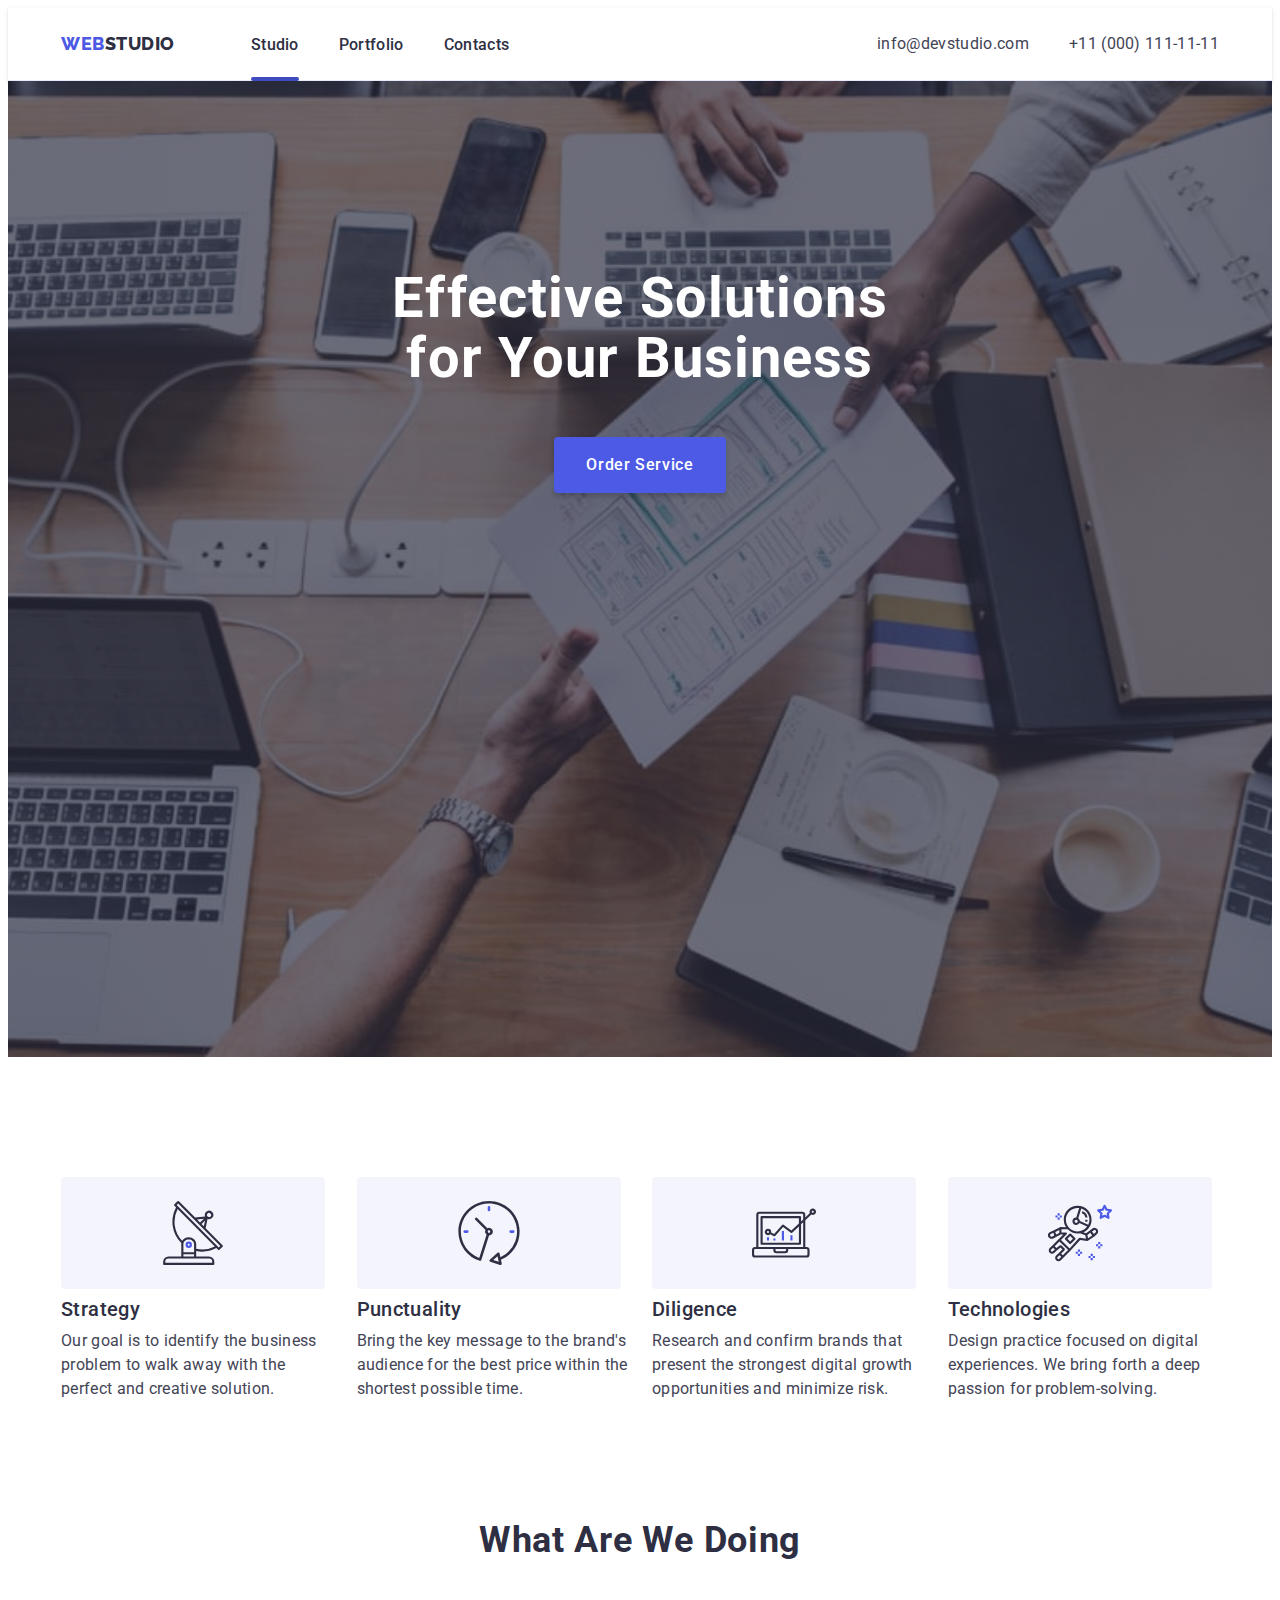
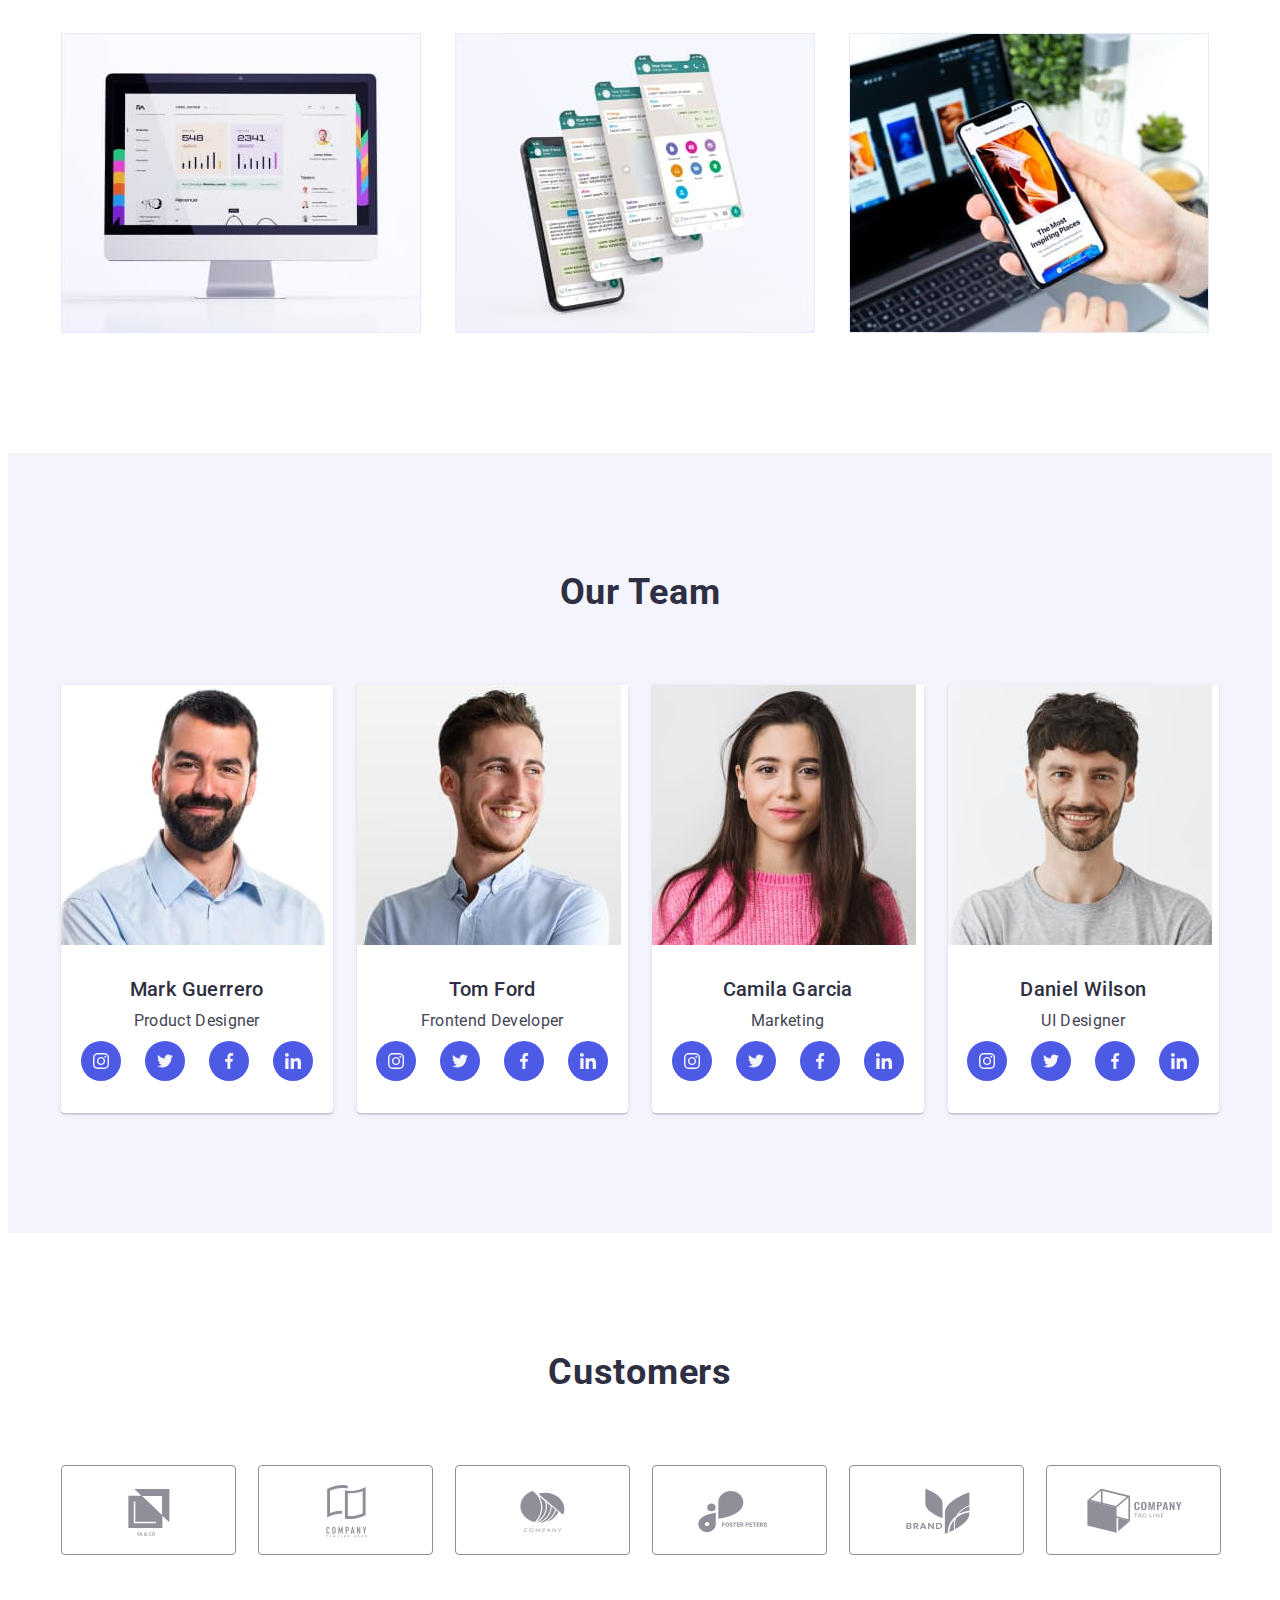
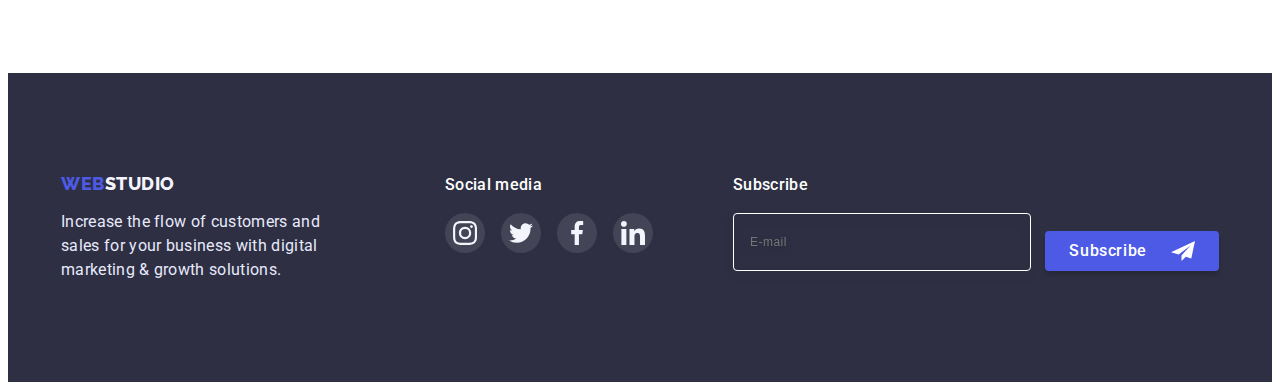
<file: index.html>
<!DOCTYPE html>
<html lang="en">
  <head>
    <meta charset="UTF-8" />
    <meta http-equiv="X-UA-Compatible" content="IE=edge" />
    <meta name="viewport" content="width=device-width, initial-scale=1.0" />
    <title>Document</title>
    <link rel="preconnect" href="https://fonts.googleapis.com" />
    <link rel="preconnect" href="https://fonts.gstatic.com" crossorigin />
    <link
      href="https://fonts.googleapis.com/css2?family=Raleway:wght@800&family=Roboto:wght@400;500;700;900&display=swap"
      rel="stylesheet"
    />
    <link
      rel="stylesheet"
      href="https://cdnjs.cloudflare.com/ajax/libs/modern-normalize/1.1.0/modern-normalize.min.css"
      integrity="sha512-wpPYUAdjBVSE4KJnH1VR1HeZfpl1ub8YT/NKx4PuQ5NmX2tKuGu6U/JRp5y+Y8XG2tV+wKQpNHVUX03MfMFn9Q=="
      crossorigin="anonymous"
      referrerpolicy="no-referrer"
    />
    <link rel="stylesheet" href="./css/styles.css" />
  </head>
  <body>
    <!--Header-->
    <header class="header">
      <div class="container maim-nav">
        <nav class="navigation">
          <a class="logo link" href="./index.html">
            Web<span class="logo-studio">Studio</span>
          </a>
          <ul class="style-nav list">
            <li class="item">
              <a class="link current-page" href="./index.html">Studio</a>
            </li>
            <li class="item">
              <a class="link" href="./portfolio.html">Portfolio</a>
            </li>
            <li class="item"><a class="link" href="">Contacts</a></li>
          </ul>
        </nav>
        <address class="addres">
          <ul class="addres-items list">
            <li class="item">
              <a class="link" href="mailto:info@devstudio.com"
                >info@devstudio.com</a
              >
            </li>
            <li class="item">
              <a class="link" href="tel:+110001111111">+11 (000) 111-11-11</a>
            </li>
          </ul>
        </address>
      </div>
    </header>
    <!--Main-->
    <main>
      <!--Hero-->
      <section class="hero">
        <div class="hero-item container">
          <h1 class="title">Effective Solutions for Your Business</h1>
          <button class="btn" type="button" data-modal-open>
            Order Service
          </button>
        </div>
      </section>
      <!--Features-->
      <section class="features">
        <div class="container">
          <h2 class="visually-hidden">Features</h2>
          <ul class="features-items list">
            <li class="item">
              <div class="features-item-icon">
                <svg width="64" height="64" class="features-icon">
                  <use href="./images/icons.svg#icon-strategy"></use>
                </svg>
              </div>
              <h3 class="title">Strategy</h3>
              <p class="text">
                Our goal is to identify the business problem to walk away with
                the perfect and creative solution.
              </p>
            </li>
            <li class="item">
              <div class="features-item-icon">
                <svg width="64" height="64" class="features-icon">
                  <use href="./images/icons.svg#icon-punctuality"></use>
                </svg>
              </div>
              <h3 class="title">Punctuality</h3>
              <p class="text">
                Bring the key message to the brand's audience for the best price
                within the shortest possible time.
              </p>
            </li>
            <li class="item">
              <div class="features-item-icon">
                <svg width="64" height="64" class="features-icon">
                  <use href="./images/icons.svg#icon-diligence"></use>
                </svg>
              </div>
              <h3 class="title">Diligence</h3>
              <p class="text">
                Research and confirm brands that present the strongest digital
                growth opportunities and minimize risk.
              </p>
            </li>
            <li class="item">
              <div class="features-item-icon">
                <svg width="64" height="64" class="features-icon">
                  <use href="./images/icons.svg#icon-technologies"></use>
                </svg>
              </div>
              <h3 class="title">Technologies</h3>
              <p class="text">
                Design practice focused on digital experiences. We bring forth a
                deep passion for problem-solving.
              </p>
            </li>
          </ul>
        </div>
      </section>
      <!--Services-->
      <section class="services">
        <div class="container">
          <h2 class="main-title">What are we doing</h2>
          <ul class="services-items list">
            <li class="item">
              <img src="./images/img1.jpg" alt="Desktop app" width="360" />
            </li>
            <li class="item">
              <img src="./images/img2.jpg" alt="Mobile app" width="360" />
            </li>
            <li class="item">
              <img
                src="./images/img3.jpg"
                alt="Synchronize your apps"
                width="360"
              />
            </li>
          </ul>
        </div>
      </section>
      <!--Our Team-->
      <section class="team">
        <div class="container">
          <h2 class="main-title">Our Team</h2>
          <ul class="team-items list">
            <li class="item">
              <img src="./images/team1.jpg" alt="Photo" width="264" />
              <div class="team-info">
                <h3 class="title">Mark Guerrero</h3>
                <p class="text">Product Designer</p>
                <ul class="team-social list">
                  <li class="team-social-item">
                    <a href="" class="team-social-link link">
                      <svg width="16" height="16">
                        <use href="./images/icons.svg#icon-team-insta"></use>
                      </svg>
                    </a>
                  </li>
                  <li class="team-social-item">
                    <a href="" class="team-social-link link">
                      <svg width="16" height="16">
                        <use href="./images/icons.svg#icon-team-twitter"></use>
                      </svg>
                    </a>
                  </li>
                  <li class="team-social-item">
                    <a href="" class="team-social-link link">
                      <svg width="16" height="16">
                        <use href="./images/icons.svg#icon-team-facebook"></use>
                      </svg>
                    </a>
                  </li>
                  <li class="team-social-item">
                    <a href="" class="team-social-link link">
                      <svg width="16" height="16">
                        <use href="./images/icons.svg#icon-team-linkedin"></use>
                      </svg>
                    </a>
                  </li>
                </ul>
              </div>
            </li>
            <li class="item">
              <img src="./images/team2.jpg" alt="Photo" width="264" />
              <div class="team-info">
                <h3 class="title">Tom Ford</h3>
                <p class="text">Frontend Developer</p>
                <ul class="team-social list">
                  <li class="team-social-item">
                    <a href="" class="team-social-link link">
                      <svg width="16" height="16">
                        <use href="./images/icons.svg#icon-team-insta"></use>
                      </svg>
                    </a>
                  </li>
                  <li class="team-social-item">
                    <a href="" class="team-social-link link">
                      <svg width="16" height="16">
                        <use href="./images/icons.svg#icon-team-twitter"></use>
                      </svg>
                    </a>
                  </li>
                  <li class="team-social-item">
                    <a href="" class="team-social-link link">
                      <svg width="16" height="16">
                        <use href="./images/icons.svg#icon-team-facebook"></use>
                      </svg>
                    </a>
                  </li>
                  <li class="team-social-item">
                    <a href="" class="team-social-link link">
                      <svg width="16" height="16">
                        <use href="./images/icons.svg#icon-team-linkedin"></use>
                      </svg>
                    </a>
                  </li>
                </ul>
              </div>
            </li>
            <li class="item">
              <img src="./images/team3.jpg" alt="Photo" width="264" />
              <div class="team-info">
                <h3 class="title">Camila Garcia</h3>
                <p class="text">Marketing</p>
                <ul class="team-social list">
                  <li class="team-social-item">
                    <a href="" class="team-social-link link">
                      <svg width="16" height="16">
                        <use href="./images/icons.svg#icon-team-insta"></use>
                      </svg>
                    </a>
                  </li>
                  <li class="team-social-item">
                    <a href="" class="team-social-link link">
                      <svg width="16" height="16">
                        <use href="./images/icons.svg#icon-team-twitter"></use>
                      </svg>
                    </a>
                  </li>
                  <li class="team-social-item">
                    <a href="" class="team-social-link link">
                      <svg width="16" height="16">
                        <use href="./images/icons.svg#icon-team-facebook"></use>
                      </svg>
                    </a>
                  </li>
                  <li class="team-social-item">
                    <a href="" class="team-social-link link">
                      <svg width="16" height="16">
                        <use href="./images/icons.svg#icon-team-linkedin"></use>
                      </svg>
                    </a>
                  </li>
                </ul>
              </div>
            </li>
            <li class="item">
              <img src="./images/team4.jpg" alt="Photo" width="264" />
              <div class="team-info">
                <h3 class="title">Daniel Wilson</h3>
                <p class="text">UI Designer</p>
                <ul class="team-social list">
                  <li class="team-social-item">
                    <a href="" class="team-social-link link">
                      <svg width="16" height="16">
                        <use href="./images/icons.svg#icon-team-insta"></use>
                      </svg>
                    </a>
                  </li>
                  <li class="team-social-item">
                    <a href="" class="team-social-link link">
                      <svg width="16" height="16">
                        <use href="./images/icons.svg#icon-team-twitter"></use>
                      </svg>
                    </a>
                  </li>
                  <li class="team-social-item">
                    <a href="" class="team-social-link link">
                      <svg width="16" height="16">
                        <use href="./images/icons.svg#icon-team-facebook"></use>
                      </svg>
                    </a>
                  </li>
                  <li class="team-social-item">
                    <a href="" class="team-social-link link">
                      <svg width="16" height="16">
                        <use href="./images/icons.svg#icon-team-linkedin"></use>
                      </svg>
                    </a>
                  </li>
                </ul>
              </div>
            </li>
          </ul>
        </div>
      </section>
      <!-- Customers -->
      <section class="customers">
        <div class="container">
          <h2 class="main-title">Customers</h2>
          <ul class="customers-items list">
            <li class="item">
              <a class="costomer-link" href="">
                <svg width="104" height="56" class="costomer-logo">
                  <use href="./images/icons.svg#icon-logo-1"></use>
                </svg>
              </a>
            </li>
            <li class="item">
              <a class="costomer-link" href="">
                <svg width="104" height="56" class="costomer-logo">
                  <use href="./images/icons.svg#icon-logo-2"></use>
                </svg>
              </a>
            </li>
            <li class="item">
              <a class="costomer-link" href="">
                <svg width="104" height="56" class="costomer-logo">
                  <use href="./images/icons.svg#icon-logo-3"></use>
                </svg>
              </a>
            </li>
            <li class="item">
              <a class="costomer-link" href="">
                <svg width="104" height="56" class="costomer-logo">
                  <use href="./images/icons.svg#icon-logo-4"></use>
                </svg>
              </a>
            </li>
            <li class="item">
              <a class="costomer-link" href="">
                <svg width="104" height="56" class="costomer-logo">
                  <use href="./images/icons.svg#icon-logo-5"></use>
                </svg>
              </a>
            </li>
            <li class="item">
              <a class="costomer-link" href="">
                <svg width="104" height="56" class="costomer-logo">
                  <use href="./images/icons.svg#icon-logo-6"></use>
                </svg>
              </a>
            </li>
          </ul>
        </div>
      </section>
    </main>
    <!--Footer-->
    <footer class="footer">
      <div class="container">
        <div class="logo-descr">
          <a class="logo link" href="./index.html">
            Web<span class="logo-studio">Studio</span>
          </a>
          <p class="text">
            Increase the flow of customers and sales for your business with
            digital marketing & growth solutions.
          </p>
        </div>
        <div class="social-footer">
          <p class="text">Social media</p>
          <ul class="list">
            <li class="item">
              <a href="" class="footer-link"
                ><svg width="24" height="24" class="footer-icon">
                  <use href="./images/icons.svg#icon-footer-insta"></use>
                </svg>
              </a>
            </li>
            <li class="item">
              <a href="" class="footer-link"
                ><svg width="24" height="24" class="footer-icon">
                  <use href="./images/icons.svg#icon-footer-twitter"></use>
                </svg>
              </a>
            </li>
            <li class="item">
              <a href="" class="footer-link"
                ><svg width="24" height="24" class="footer-icon">
                  <use href="./images/icons.svg#icon-footer-facebook"></use>
                </svg>
              </a>
            </li>
            <li class="item">
              <a href="" class="footer-link"
                ><svg width="24" height="24" class="footer-icon">
                  <use href="./images/icons.svg#icon-footer-linkedin"></use>
                </svg>
              </a>
            </li>
          </ul>
        </div>

        <form class="subscribe-form">
          <div class="subscribe-wrap">
            <label class="subscribe-label" for="subscribe">Subscribe</label>
            <input
              class="subscribe-input"
              type="email"
              name="subscribe-mail"
              id="subscribe"
              placeholder="E-mail"
            />
          </div>
          <button class="btn subscribe-btn" type="submit">
            Subscribe
            <svg class="subscribe-btn-icon" width="24" height="24">
              <use href="./images/icons.svg#icon-footer-subscribe"></use>
            </svg>
          </button>
        </form>
      </div>
    </footer>
    <!-- modal -->
    <div class="backdrop is-hidden" data-modal>
      <div class="modal">
        <button type="button" class="close-modal" data-modal-close>
          <svg width="8" height="8" class="close-cross">
            <use href="./images/icons.svg#icon-cross"></use>
          </svg>
        </button>
        <p class="modal-title">Leave your contacts and we will call you back</p>
        <form class="modal-form">
          <div class="form-field">
            <label class="label-modal" for="user-name">Name</label>
            <div class="input-wrap">
              <input
                class="input-modal"
                type="text"
                name="name"
                id="user-name"
              />
              <svg class="modal-input-icon" width="18" height="18">
                <use href="./images/icons.svg#icon-modal-person-black"></use>
              </svg>
            </div>
          </div>
          <div class="form-field">
            <label class="label-modal" for="user-phone">Phone</label>
            <div class="input-wrap">
              <input
                class="input-modal"
                type="tel"
                name="phone"
                id="user-phone"
              />
              <svg class="modal-input-icon" width="18" height="24">
                <use href="./images/icons.svg#icon-modal-phone-black"></use>
              </svg>
            </div>
          </div>
          <div class="form-field">
            <label class="label-modal" for="user-email">Email</label>
            <div class="input-wrap">
              <input
                class="input-modal"
                type="email"
                name="email"
                id="user-email"
              />
              <svg class="modal-input-icon" width="18" height="24">
                <use href="./images/icons.svg#icon-modal-email-black"></use>
              </svg>
            </div>
          </div>
          <label class="label-modal" for="user-comment">Comment</label>
          <textarea
            class="comment input-modal"
            name="comment"
            placeholder="Text input"
            cols="30"
            rows="10"
            id="user-comment"
          ></textarea>
          <div class="policy-input">
            <input
              type="checkbox"
              id="policy"
              name="user-policy"
              value="true"
              class="checkbox-policy visually-hidden"
            />
            <label class="label-modal" for="policy">
              <span class="check-decor">
                <svg class="check-icon" width="10" height="8">
                  <use href="./images/icons.svg#icon-modal-check"></use>
                </svg>
              </span>
              I accept the terms and conditions of the
              <a class="check-policy" href="">Privacy Policy</a></label
            >
          </div>

          <button class="btn submit-btn" type="submit">Send</button>
        </form>
      </div>
    </div>
    <script src="./js/modal.js"></script>
  </body>
</html>
</file>
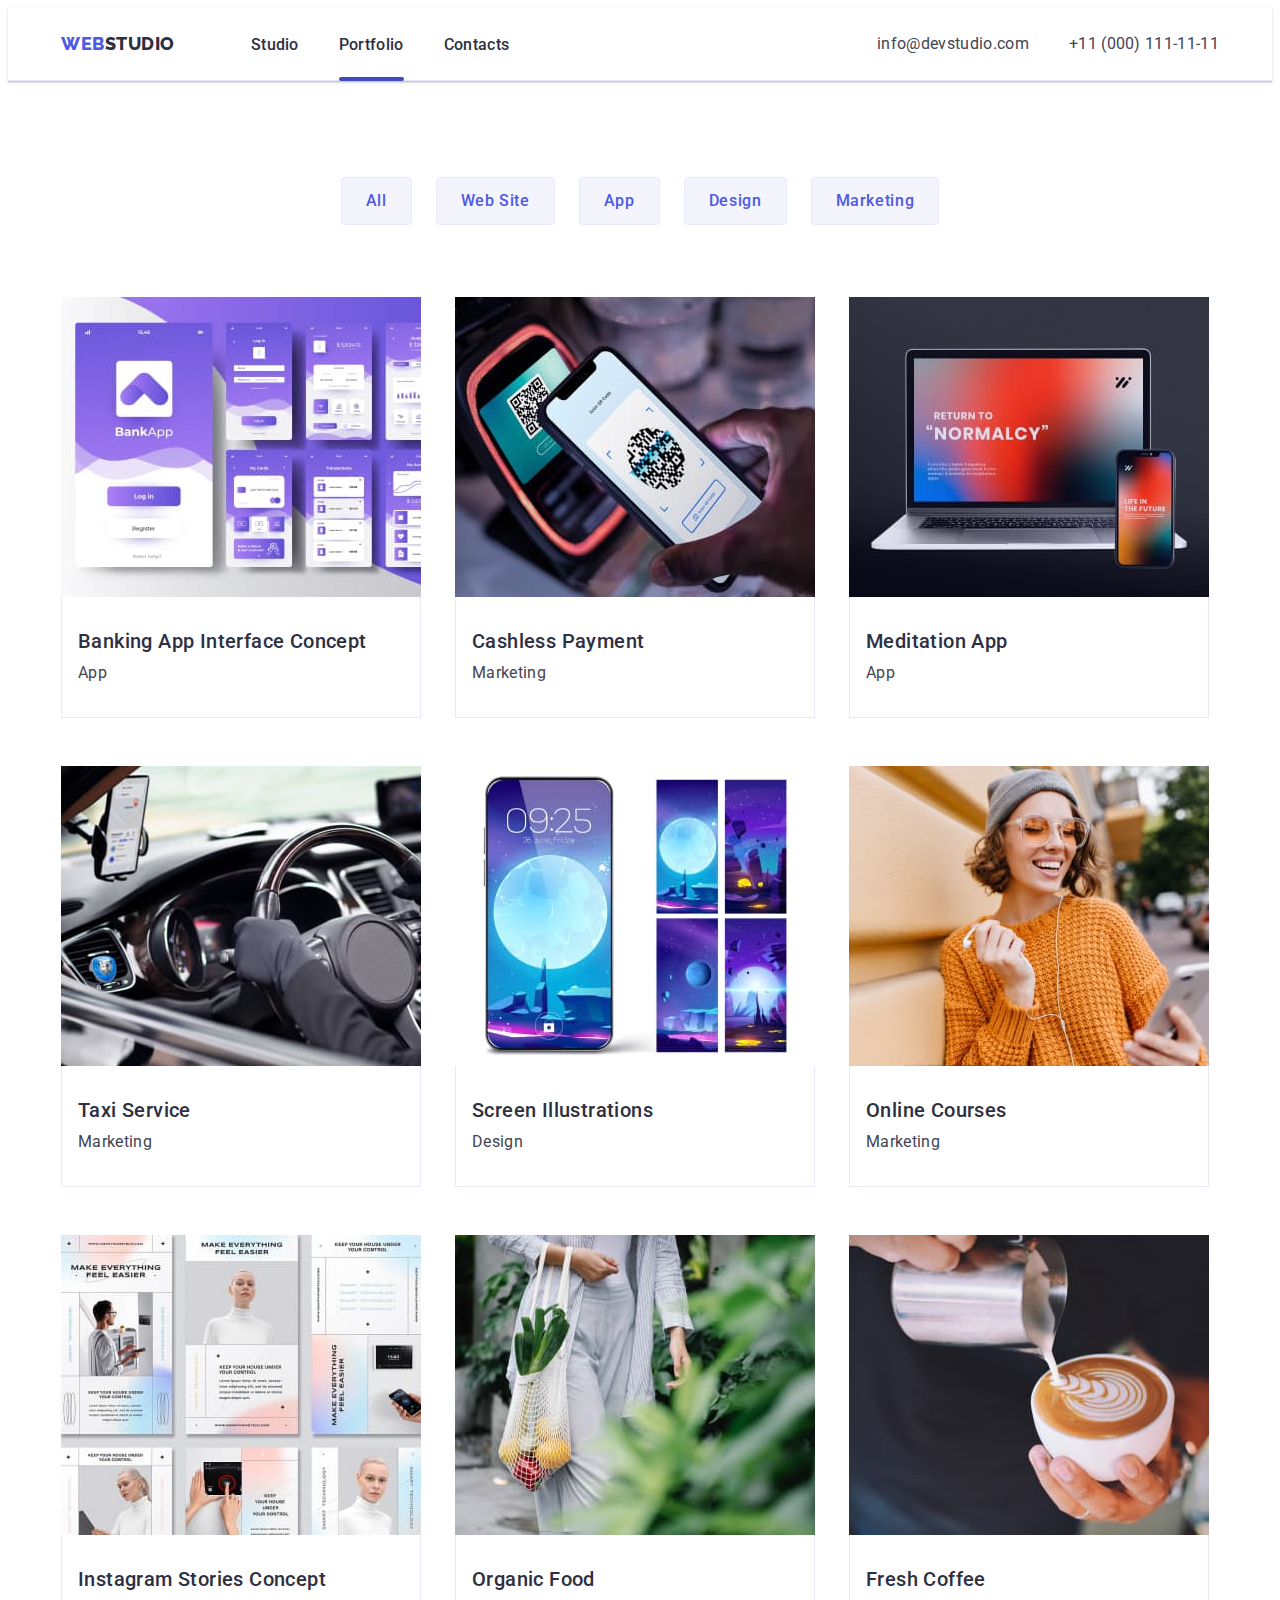
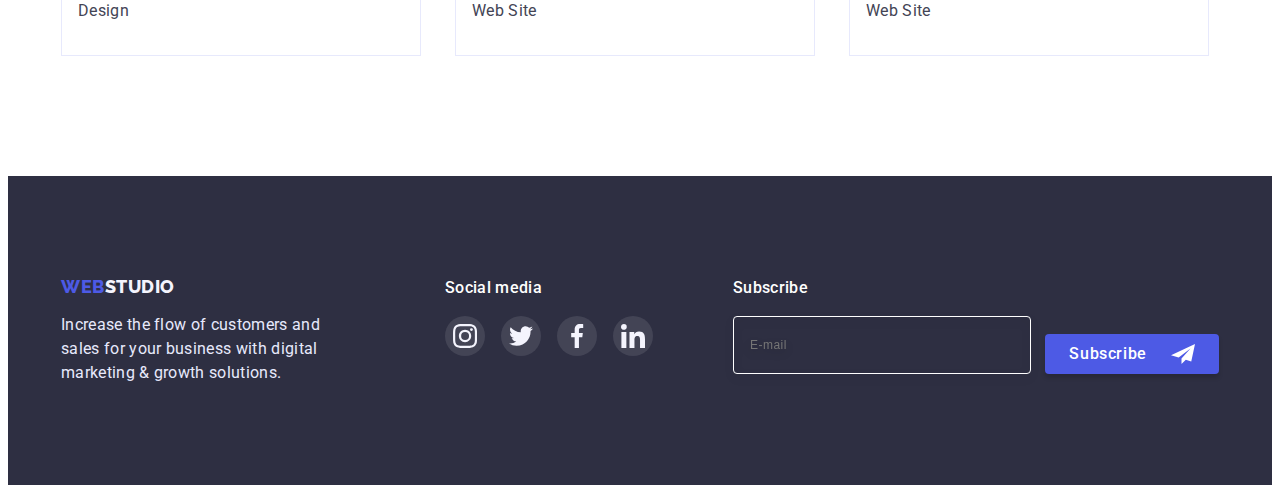
<file: portfolio.html>
<!DOCTYPE html>
<html lang="en">
  <head>
    <meta charset="UTF-8" />
    <meta http-equiv="X-UA-Compatible" content="IE=edge" />
    <meta name="viewport" content="width=device-width, initial-scale=1.0" />
    <title>Document</title>
    <link rel="preconnect" href="https://fonts.googleapis.com" />
    <link rel="preconnect" href="https://fonts.gstatic.com" crossorigin />
    <link
      href="https://fonts.googleapis.com/css2?family=Raleway:wght@800&family=Roboto:wght@400;500;700;900&display=swap"
      rel="stylesheet"
    />
    <link
      rel="stylesheet"
      href="https://cdnjs.cloudflare.com/ajax/libs/modern-normalize/1.1.0/modern-normalize.min.css"
      integrity="sha512-wpPYUAdjBVSE4KJnH1VR1HeZfpl1ub8YT/NKx4PuQ5NmX2tKuGu6U/JRp5y+Y8XG2tV+wKQpNHVUX03MfMFn9Q=="
      crossorigin="anonymous"
      referrerpolicy="no-referrer"
    />
    <link rel="stylesheet" href="./css/styles.css" />
  </head>
  <body>
    <!--Header-->
    <header class="header">
      <div class="container maim-nav">
        <nav class="navigation">
          <a class="logo link" href="./index.html">
            Web<span class="logo-studio">Studio</span>
          </a>
          <ul class="style-nav list">
            <li class="item"><a class="link" href="./index.html">Studio</a></li>
            <li class="item">
              <a class="link current-page" href="./portfolio.html">Portfolio</a>
            </li>
            <li class="item"><a class="link" href="">Contacts</a></li>
          </ul>
        </nav>
        <address class="addres">
          <ul class="addres-items list">
            <li class="item">
              <a class="link" href="mailto:info@devstudio.com"
                >info@devstudio.com</a
              >
            </li>
            <li class="item">
              <a class="link" href="tel:+110001111111">+11 (000) 111-11-11</a>
            </li>
          </ul>
        </address>
      </div>
    </header>
    <!--Main-->
    <main>
      <!-- portfolio -->
      <section class="portfolio">
        <div class="container">
          <h1 class="visually-hidden">Filter</h1>
          <ul class="button-style list">
            <li class="item">
              <button class="filters-button link" type="button">All</button>
            </li>
            <li class="item">
              <button class="filters-button link" type="button">
                Web Site
              </button>
            </li>
            <li class="item">
              <button class="filters-button link" type="button">App</button>
            </li>
            <li class="item">
              <button class="filters-button link" type="button">Design</button>
            </li>
            <li class="item">
              <button class="filters-button link" type="button">
                Marketing
              </button>
            </li>
          </ul>
          <ul class="portfolio-items list">
            <li class="item">
              <a class="link" href="">
                <div class="card-description">
                  <img
                    src="./images/rolle-img-1.jpg"
                    alt="Banking App"
                    width="360"
                    height="300"
                  />
                  <p class="text">
                    14 Stylish and User-Friendly App Design Concepts · Task
                    Manager App · Calorie Tracker App · Exotic Fruit Ecommerce
                    App · Cloud Storage App
                  </p>
                </div>
                <div class="item-info">
                  <h2 class="title">Banking App Interface Concept</h2>
                  <p class="text">App</p>
                </div>
              </a>
            </li>
            <li class="item">
              <a class="link" href="">
                <div class="card-description">
                  <img
                    src="./images/rolle-img-2.jpg"
                    alt="ashless Payment"
                    width="360"
                    height="300"
                  />
                  <p class="text">
                    14 Stylish and User-Friendly App Design Concepts · Task
                    Manager App · Calorie Tracker App · Exotic Fruit Ecommerce
                    App · Cloud Storage App
                  </p>
                </div>
                <div class="item-info">
                  <h2 class="title">Cashless Payment</h2>
                  <p class="text">Marketing</p>
                </div>
              </a>
            </li>
            <li class="item">
              <a class="link" href="">
                <div class="card-description">
                  <img
                    src="./images/rolle-img-3.jpg"
                    alt="Meditaion App"
                    width="360"
                    height="300"
                  />
                  <p class="text">
                    14 Stylish and User-Friendly App Design Concepts · Task
                    Manager App · Calorie Tracker App · Exotic Fruit Ecommerce
                    App · Cloud Storage App
                  </p>
                </div>
                <div class="item-info">
                  <h2 class="title">Meditation App</h2>
                  <p class="text">App</p>
                </div>
              </a>
            </li>
            <li class="item">
              <a class="link" href="">
                <div class="card-description">
                  <img
                    src="./images/rolle-img-4.jpg"
                    alt="Taxi Service"
                    width="360"
                    height="300"
                  />
                  <p class="text">
                    14 Stylish and User-Friendly App Design Concepts · Task
                    Manager App · Calorie Tracker App · Exotic Fruit Ecommerce
                    App · Cloud Storage App
                  </p>
                </div>
                <div class="item-info">
                  <h2 class="title">Taxi Service</h2>
                  <p class="text">Marketing</p>
                </div>
              </a>
            </li>
            <li class="item">
              <a class="link" href="">
                <div class="card-description">
                  <img
                    src="./images/rolle-img-5.jpg"
                    alt="Screen Illustrations"
                    width="360"
                    height="300"
                  />
                  <p class="text">
                    14 Stylish and User-Friendly App Design Concepts · Task
                    Manager App · Calorie Tracker App · Exotic Fruit Ecommerce
                    App · Cloud Storage App
                  </p>
                </div>
                <div class="item-info">
                  <h2 class="title">Screen Illustrations</h2>
                  <p class="text">Design</p>
                </div>
              </a>
            </li>
            <li class="item">
              <a class="link" href="">
                <div class="card-description">
                  <img
                    src="./images/rolle-img-6.jpg"
                    alt="Online Courses"
                    width="360"
                    height="300"
                  />
                  <p class="text">
                    14 Stylish and User-Friendly App Design Concepts · Task
                    Manager App · Calorie Tracker App · Exotic Fruit Ecommerce
                    App · Cloud Storage App
                  </p>
                </div>
                <div class="item-info">
                  <h2 class="title">Online Courses</h2>
                  <p class="text">Marketing</p>
                </div>
              </a>
            </li>
            <li class="item">
              <a class="link" href="">
                <div class="card-description">
                  <img
                    src="./images/rolle-img-7.jpg"
                    alt="Instagram Stories Concept"
                    width="360"
                    height="300"
                  />
                  <p class="text">
                    14 Stylish and User-Friendly App Design Concepts · Task
                    Manager App · Calorie Tracker App · Exotic Fruit Ecommerce
                    App · Cloud Storage App
                  </p>
                </div>
                <div class="item-info">
                  <h2 class="title">Instagram Stories Concept</h2>
                  <p class="text">Design</p>
                </div>
              </a>
            </li>
            <li class="item">
              <a class="link" href="">
                <div class="card-description">
                  <img
                    src="./images/rolle-img-8.jpg"
                    alt="Organic Food"
                    width="360"
                    height="300"
                  />
                  <p class="text">
                    14 Stylish and User-Friendly App Design Concepts · Task
                    Manager App · Calorie Tracker App · Exotic Fruit Ecommerce
                    App · Cloud Storage App
                  </p>
                </div>
                <div class="item-info">
                  <h2 class="title">Organic Food</h2>
                  <p class="text">Web Site</p>
                </div>
              </a>
            </li>
            <li class="item">
              <a class="link" href="">
                <div class="card-description">
                  <img
                    src="./images/rolle-img-9.jpg"
                    alt="Fresh Coffee"
                    width="360"
                    height="300"
                  />
                  <p class="text">
                    14 Stylish and User-Friendly App Design Concepts · Task
                    Manager App · Calorie Tracker App · Exotic Fruit Ecommerce
                    App · Cloud Storage App
                  </p>
                </div>
                <div class="item-info">
                  <h2 class="title">Fresh Coffee</h2>
                  <p class="text">Web Site</p>
                </div>
              </a>
            </li>
          </ul>
        </div>
      </section>
    </main>
    <!--Footer-->
    <footer class="footer">
      <div class="container">
        <div class="logo-descr">
          <a class="logo link" href="./index.html">
            Web<span class="logo-studio">Studio</span>
          </a>
          <p class="text">
            Increase the flow of customers and sales for your business with
            digital marketing & growth solutions.
          </p>
        </div>
        <div class="social-footer">
          <p class="text">Social media</p>
          <ul class="list">
            <li class="item">
              <a href="" class="footer-link"
                ><svg width="24" height="24" class="footer-icon">
                  <use href="./images/icons.svg#icon-footer-insta"></use>
                </svg>
              </a>
            </li>
            <li class="item">
              <a href="" class="footer-link"
                ><svg width="24" height="24" class="footer-icon">
                  <use href="./images/icons.svg#icon-footer-twitter"></use>
                </svg>
              </a>
            </li>
            <li class="item">
              <a href="" class="footer-link"
                ><svg width="24" height="24" class="footer-icon">
                  <use href="./images/icons.svg#icon-footer-facebook"></use>
                </svg>
              </a>
            </li>
            <li class="item">
              <a href="" class="footer-link"
                ><svg width="24" height="24" class="footer-icon">
                  <use href="./images/icons.svg#icon-footer-linkedin"></use>
                </svg>
              </a>
            </li>
          </ul>
        </div>
        <form class="subscribe-form">
          <div class="subscribe-wrap">
            <label class="subscribe-label" for="subscribe">Subscribe</label>
            <input
              class="subscribe-input"
              type="email"
              name="subscribe-mail"
              id="subscribe"
              placeholder="E-mail"
            />
          </div>
          <button class="btn subscribe-btn" type="submit">
            Subscribe
            <svg class="subscribe-btn-icon" width="24" height="24">
              <use href="./images/icons.svg#icon-footer-subscribe"></use>
            </svg>
          </button>
        </form>
      </div>
    </footer>
  </body>
</html>
</file>
<file: css/styles.css>
:root {
  --primary-brand: #4d5ae5;
  --pressed-state: #404bbf;
  --dark: #2e2f42;
  --success: #31d0aa;
  --text: #434455;
  --subtle-text: #8e8f99;
  --accent: #e7e9fc;
  --light: #f4f4fd;
  --modal-overlay: rgba(46, 47, 66, 0.4);
  --hero-background: #2e2f42;
  --white-background: #ffffff;
  --modal-background: #fcfcfc;
}

body {
  color: var(--text);
  background-color: var(--white-background);
  font-family: "Roboto", sans-serif;
  letter-spacing: 0.02em;
  font-size: 16px;
  line-height: 1.5;
}

/* -----utilities-------- */

h1,
h2,
h3,
h4,
h5,
h6,
p {
  margin: 0;
}

.list {
  list-style: none;
  margin: 0;
  padding: 0;
}

.container {
  margin-left: auto;
  margin-right: auto;
  width: 1158px;
  padding-left: 15px;
  padding-right: 15px;
}

.visually-hidden {
  position: absolute;
  width: 1px;
  height: 1px;
  margin: -1px;
  border: 0;
  padding: 0;
  white-space: nowrap;
  clip-path: inset(100%);
  clip: rect(0 0 0 0);
  overflow: hidden;
}

img {
  display: block;
  max-width: 100%;
  height: auto;
}

/* -----------header and logo--------------*/

.header {
  border-bottom: 1px solid var(--accent);
  box-shadow: 0px 2px 1px rgba(46, 47, 66, 0.08),
    0px 1px 1px rgba(46, 47, 66, 0.16), 0px 1px 6px rgba(46, 47, 66, 0.08);
}

.maim-nav {
  display: flex;
  align-items: center;
}

.navigation {
  display: flex;
}

.header .logo {
  margin-right: 76px;
}

.header .logo,
.footer .logo {
  padding-top: 24px;
  padding-bottom: 24px;

  font-family: Raleway, sans-serif;
  font-weight: 800;
  font-size: 18px;
  line-height: 1.17;
  letter-spacing: 0.03em;

  text-transform: uppercase;
  color: var(--primary-brand);
}

.style-nav > .item {
  position: relative;
}

.current-page::after {
  content: "";
  display: block;
  position: absolute;
  bottom: -2px;
  width: 100%;
  height: 4px;
  background-color: var(--pressed-state);
  border-radius: 2px;
}

.header .logo-studio {
  color: var(--dark);
}

.style-nav {
  display: flex;
}

.style-nav .item:not(:last-child) {
  margin-right: 40px;
}

.addres-items .item:not(:last-child) {
  margin-right: 40px;
}

.style-nav .link {
  display: block;
  padding-top: 24px;
  padding-bottom: 20px;

  color: var(--dark);
  font-weight: 500;
  font-size: 16px;
  line-height: 1.5;
  transition-property: color;
  transition-duration: 250ms;
  transition-timing-function: cubic-bezier(0.4, 0, 0.2, 1);
}

.style-nav .link:hover,
.style-nav .link:focus,
.addres .link:hover,
.addres .link:focus {
  color: var(--pressed-state);
}

.link {
  text-decoration: none;
}

.addres {
  font-style: normal;
  margin-left: auto;
}

.addres-items {
  display: flex;
}

.addres .link {
  display: block;
  padding-top: 24px;
  padding-bottom: 24px;

  color: var(--text);
  font-weight: 400;

  transition-property: color;
  transition-duration: 250ms;
  transition-timing-function: cubic-bezier(0.4, 0, 0.2, 1);
}

/* -----------Sections ---------------*/

/* ___hero___ */

.hero {
  max-width: 1440px;
  height: 600px;
  padding-top: 188px;
  padding-bottom: 188px;
  margin-left: auto;
  margin-right: auto;

  background-color: var(--hero-background);

  background-image: linear-gradient(
      rgba(46, 47, 66, 0.7),
      rgba(46, 47, 66, 0.7)
    ),
    url(../images/hero.jpg);
  background-repeat: no-repeat;
  background-size: cover;
  background-position: center;
}

.hero-item {
  text-align: center;
}

.hero .title {
  max-width: 496px;
  margin-left: auto;
  margin-right: auto;
  margin-bottom: 48px;

  font-weight: 700;
  font-size: 56px;
  line-height: 1.07;

  letter-spacing: 0.02em;
  color: var(--white-background);
}

.hero .btn:hover,
.hero .btn:focus {
  background-color: var(--pressed-state);
}

.btn {
  padding: 16px 32px;
  min-width: 169px;
  font-family: "Roboto", sans-serif;
  font-weight: 500;
  font-size: 16px;
  line-height: 1.5;
  letter-spacing: 0.04em;

  color: var(--white-background);
  background-color: var(--primary-brand);
  cursor: pointer;
  border-radius: 4px;
  border: none;
  box-shadow: 0px 4px 4px rgba(0, 0, 0, 0.15);

  transition-property: background-color;
  transition-duration: 250ms;
  transition-timing-function: cubic-bezier(0.4, 0, 0.2, 1);
}

.btn:hover,
.btn:focus {
  background-color: var(--pressed-state);
}

/* ------Features--------- */

.features-item-icon {
  display: flex;
  align-items: center;
  justify-content: center;
  margin-bottom: 8px;

  width: 264px;
  height: 112px;

  background: var(--light);
  border-radius: 4px;
}

.features,
.customers {
  padding-top: 120px;
  padding-bottom: 120px;
}

.features-items {
  display: flex;
  gap: 24px;
}

.features-items .item {
  flex-basis: calc((100% - 72px) / 4);
}

.features .title,
.team .title,
.portfolio .title {
  font-weight: 500;
  font-size: 20px;
  line-height: 1.2;
  color: var(--dark);
  letter-spacing: 0.02em;
  margin-bottom: 8px;
}

.text {
  font-size: 16px;
  margin: 0;
}

/* -------------Services-------------- */

.services {
  padding-bottom: 120px;
}

.services-items {
  display: flex;
  gap: 24px;
}
.services-items > .item {
  flex-basis: calc((100% - 48px) / 3);
}

/* --------------Our Team----------------- */
.team {
  background-color: var(--light);
  padding-top: 120px;
  padding-bottom: 120px;
}

.main-title {
  margin-bottom: 72px;
  margin-top: 0;

  font-weight: 700;
  font-size: 36px;
  line-height: 1.11;
  letter-spacing: 0.02em;

  text-align: center;
  text-transform: capitalize;
  color: var(--dark);
}

.team-items {
  display: flex;
  gap: 24px;
}

.team-items .item {
  flex-basis: calc((100% - 72px) / 4);
  background-color: var(--white-background);
  box-shadow: 0px 1px 6px rgba(46, 47, 66, 0.08),
    0px 1px 1px rgba(46, 47, 66, 0.16), 0px 2px 1px rgba(46, 47, 66, 0.08);
  border-radius: 0px 0px 4px 4px;
}

.team-info {
  padding: 32px 16px;
  text-align: center;
}

.team-social {
  display: flex;
  justify-content: center;
  gap: 24px;
  margin-top: 8px;
}

.team-social-item {
  width: 40px;
  height: 40px;
}

.team-social-link {
  width: 100%;
  height: 100%;
  background-color: var(--primary-brand);
  border-radius: 50%;
  display: flex;
  justify-content: center;
  align-items: center;

  transition-property: background-color;
  transition-duration: 250ms;
  transition-timing-function: cubic-bezier(0.4, 0, 0.2, 1);
}

.team-social-link:hover,
.team-social-link:focus {
  background-color: var(--pressed-state);
}

/* ---------customers------------- */

.customers-items {
  display: flex;
}
.customers-items > .item {
  width: 168px;
  height: 88px;
  margin-right: 24px;
  flex-basis: calc((100% - 5 * 24px) / 6);
}

.costomer-link {
  width: 100%;
  height: 100%;
  display: flex;
  align-items: center;
  justify-content: center;

  border: 1px solid var(--subtle-text);
  border-radius: 4px;

  transition-property: box-shadow, border;
  transition-duration: 250ms;
  transition-timing-function: cubic-bezier(0.4, 0, 0.2, 1);
}
.costomer-link:hover,
.costomer-link:focus {
  box-shadow: 0px 4px 4px rgba(0, 0, 0, 0.25);
  border: 1px solid var(--pressed-state);
}

.costomer-logo {
  fill: var(--subtle-text);

  transition-property: fill;
  transition-duration: 250ms;
  transition-timing-function: cubic-bezier(0.4, 0, 0.2, 1);
}

.costomer-link:hover .costomer-logo,
.costomer-link:focus .costomer-logo {
  fill: var(--pressed-state);
}

.customers-items > .item:last-child {
  margin-right: 0;
}

/* --------portfolio-------------- */

.portfolio {
  padding-top: 96px;
  padding-bottom: 120px;
}

.button-style {
  display: flex;
  justify-content: center;
}

.button-style .filters-button {
  display: flex;
  flex-direction: row;
  justify-content: center;
  align-items: center;
  padding: 12px 24px;
  height: 48px;

  font-weight: 500;
  font-size: 16px;
  line-height: 1.5;
  text-align: center;
  letter-spacing: 0.04em;
  font-family: inherit;

  color: var(--primary-brand);
  background-color: var(--light);
  cursor: pointer;
  border: 1px solid var(--accent);
  border-radius: 4px;

  transition-property: color, background-color, border, box-shadow;
  transition-duration: 250ms;
  transition-timing-function: cubic-bezier(0.4, 0, 0.2, 1);
}

.filters-button:focus,
.filters-button:hover {
  color: var(--white-background);
  background-color: var(--primary-brand);
  border: 1px solid var(--primary-brand);
  box-shadow: 0px 3px 1px rgba(0, 0, 0, 0.1), 0px 2px 1px rgba(0, 0, 0, 0.08),
    0px 2px 2px rgba(0, 0, 0, 0.12);
}

.button-style > .item {
  margin-right: 24px;
}

.button-style > .item:nth-last-child(1) {
  margin-right: 0;
}

.portfolio-items {
  margin-top: 72px;
  display: flex;
  flex-wrap: wrap;
}

.portfolio-items .item {
  display: flex;
  flex-basis: calc((100% - 48px) / 3);
  margin-right: 24px;
  margin-bottom: 48px;
}

.card-description {
  position: relative;
  width: 100%;
  overflow: hidden;
}

.portfolio-items .card-description > .text {
  position: absolute;
  top: 0;
  left: 0;
  width: 100%;
  height: 100%;
  padding: 40px 32px;
  color: var(--light);

  background-color: var(--primary-brand);

  transition-property: transform;
  transition-duration: 250ms;
  transition-timing-function: cubic-bezier(0.4, 0, 0.2, 1);
  transform: translateY(100%);
}

.portfolio-items .link:hover .card-description .text,
.portfolio-items .link:focus .card-description .text {
  transform: translateY(0);
}

.portfolio-items .link {
  transition-property: box-shadow;
  transition-duration: 250ms;
  transition-timing-function: cubic-bezier(0.4, 0, 0.2, 1);
}

.portfolio-items .link:hover,
.portfolio-items .link:focus {
  box-shadow: 0px 1px 6px rgba(46, 47, 66, 0.08),
    0px 1px 1px rgba(46, 47, 66, 0.16), 0px 2px 1px rgba(46, 47, 66, 0.08);
}

.portfolio-items .item:nth-child(3n) {
  margin-right: 0;
}

.portfolio-items .item:nth-last-child(-n + 3) {
  margin-bottom: 0;
}

.item-info {
  border: 1px solid var(--accent);
  border-top: none;
  padding-top: 32px;
  padding-bottom: 32px;
  padding-left: 16px;
}

.portfolio .text {
  color: var(--text);
}

/* -----------------Footer--------------- */

.footer {
  padding-top: 100px;
  padding-bottom: 100px;
  background-color: var(--dark);
}

.footer .logo-studio {
  color: var(--light);
}

.footer .logo {
  display: block;
  padding: 0;
  margin-bottom: 16px;
}

.logo-descr {
  min-width: 264px;
  margin-right: 120px;
}

.footer .text {
  color: var(--accent);
  max-width: 264px;
}

.social-footer > .text {
  margin-bottom: 16px;

  font-weight: 500;

  color: var(--white-background);
}

.footer > .container {
  display: flex;
  align-items: baseline;
}

.social-footer {
  margin-right: 80px;
}
.social-footer > .list {
  display: flex;
  align-items: center;
  justify-content: center;
  gap: 16px;
}

.social-footer .item {
  width: 40px;
  height: 40px;
}

.footer-link {
  width: 100%;
  height: 100%;
  border-radius: 50%;
  display: flex;
  justify-content: center;
  align-items: center;
  background-color: var(--text);

  transition-property: background-color;
  transition-duration: 250ms;
  transition-timing-function: cubic-bezier(0.4, 0, 0.2, 1);
}

.footer-icon {
  fill: var(--light);
}

.footer-link:hover,
.footer-link:focus {
  background-color: var(--success);
}

.subscribe-form {
  width: 100%;
  display: flex;
  align-items: flex-end;
  justify-content: space-between;
}

.subscribe-wrap {
}

.subscribe-label {
  display: block;
  margin-bottom: 16px;

  font-weight: 500;
  color: var(--white-background);
}

.subscribe-input {
  width: 264px;
  height: 40px;
  padding: 8px 16px;

  font-size: 12px;
  line-height: 2;

  letter-spacing: 0.04em;

  color: #ffffff;

  border: 1px solid #ffffff;
  filter: drop-shadow(0px 4px 4px rgba(0, 0, 0, 0.15));
  border-radius: 4px;
  background-color: transparent;
  outline: transparent;

  transition: border-color 250ms cubic-bezier(0.4, 0, 0.2, 1);
}

.subscribe-input:focus {
  border-color: var(--primary-brand);
}

.subscribe-btn {
  padding: 8px 24px;
  display: flex;
  align-items: center;
}

.subscribe-btn-icon {
  margin-left: 24px;
  fill: var(--white-background);
}

/* ------------modal------------ */

.backdrop {
  position: fixed;
  top: 0;
  left: 0;
  width: 100%;
  height: 100%;

  background-color: var(--modal-overlay);

  transition: opacity 250ms cubic-bezier(0.4, 0, 0.2, 1),
    visibility 250ms cubic-bezier(0.4, 0, 0.2, 1);
}
.modal {
  width: 408px;
  min-height: 584px;
  padding: 24px 20px 24px 28px;
  position: absolute;
  top: 50%;
  left: 50%;
  transform: translate(-50%, -50%);

  background-color: var(--modal-background);
  box-shadow: 0px 1px 1px rgba(0, 0, 0, 0.14), 0px 1px 3px rgba(0, 0, 0, 0.12),
    0px 2px 1px rgba(0, 0, 0, 0.2);
  border-radius: 4px;

  transition: transform 250ms cubic-bezier(0.4, 0, 0.2, 1);
}

.backdrop.is-hidden > .modal {
  transform: translate(-50%, -150%);
}

.close-modal {
  display: flex;
  justify-content: center;
  align-items: center;
  margin-left: auto;
  margin-bottom: 24px;
  width: 24px;
  height: 24px;

  cursor: pointer;
  background: var(--accent);
  border: 1px solid rgba(0, 0, 0, 0.1);
  border-radius: 50px;

  transition: background-color 250ms cubic-bezier(0.4, 0, 0.2, 1);
}

.close-modal:hover,
.close-modal:focus {
  background-color: var(--pressed-state);
}

.close-cross {
  fill: var(--dark);
  transition: fill 250ms cubic-bezier(0.4, 0, 0.2, 1);
}

.close-modal:hover > .close-cross,
.close-modal:focus > .close-cross {
  fill: var(--white-background);
}

.is-hidden {
  opacity: 0;
  visibility: hidden;
  pointer-events: none;
}

.modal-title {
  font-weight: 500;
  font-size: 16px;
  line-height: 1.5;
  margin-bottom: 16px;
  text-align: center;
  letter-spacing: 0.02em;

  color: var(--dark);
}

.modal-form {
  width: 100%;
  line-height: 1.17;
}

.label-modal {
  display: block;
  font-size: 12px;
  letter-spacing: 0.04em;
  margin-bottom: 4px;

  color: var(--subtle-text);
}

.form-field {
  margin-bottom: 8px;
}

.input-wrap {
  position: relative;
}

.input-modal {
  width: 100%;
  padding: 10px 16px 10px 38px;
  background-color: transparent;

  border: 1px solid var(--modal-overlay);
  border-radius: 4px;
  outline: transparent;

  transition: border-color 250ms cubic-bezier(0.4, 0, 0.2, 1);
}

.input-modal:focus {
  border-color: var(--primary-brand);
}

.input-modal:focus + .modal-input-icon {
  fill: var(--primary-brand);
}

.modal-input-icon {
  position: absolute;
  left: 16px;
  top: 50%;
  transform: translateY(-50%);
  fill: var(--dark);
  transition: fill 250ms cubic-bezier(0.4, 0, 0.2, 1);
}

.comment {
  margin-bottom: 16px;
  width: 100%;
  height: 120px;
  resize: none;
  padding: 8px 16px;
  font-size: 12px;
  line-height: 1.17;
  letter-spacing: 0.04em;
}

.checkbox-policy {
  margin-right: 8px;
}

.policy-input {
  display: flex;
  margin-bottom: 24px;
}

.policy-input > .label-modal {
  display: flex;
  align-items: baseline;
  margin-bottom: 0;
}

.check-decor {
  width: 16px;
  height: 16px;
  margin-right: 8px;
  border: 1px solid var(--modal-overlay);
  border-radius: 2px;
  display: flex;
  align-items: center;
  justify-content: center;
  fill: transparent;
  transition: fill 250ms cubic-bezier(0.4, 0, 0.2, 1),
    background-color 250ms cubic-bezier(0.4, 0, 0.2, 1);
}

.check-icon {
  display: block;
}

.checkbox-policy:checked + .label-modal > .check-decor {
  background-color: var(--pressed-state);
  border: none;
  fill: var(--light);
}

.check-policy {
  margin-left: 4px;
  color: var(--primary-brand);
  transition: color 250ms cubic-bezier(0.4, 0, 0.2, 1);
}

.check-policy:hover,
.check-policy:focus {
  color: var(--pressed-state);
}

.submit-btn {
  display: block;
  margin: 0 auto;
}
</file>
